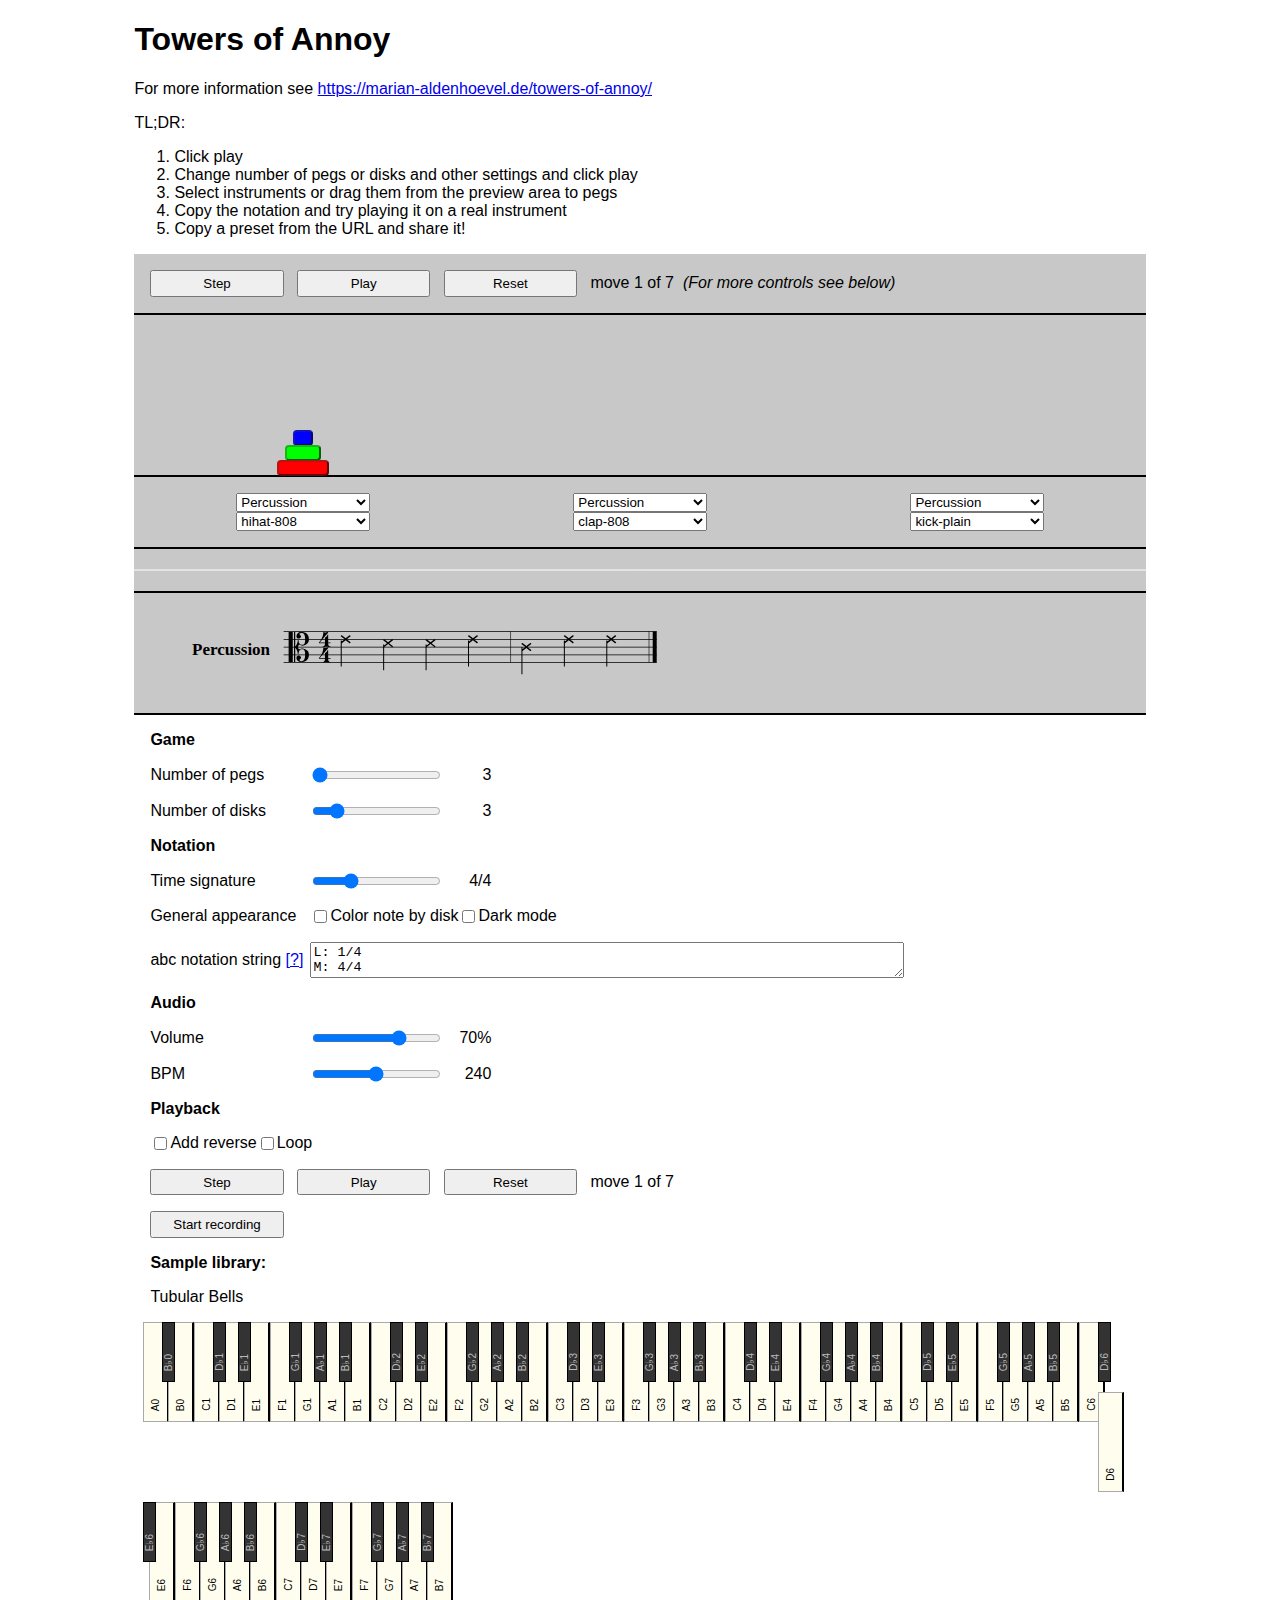
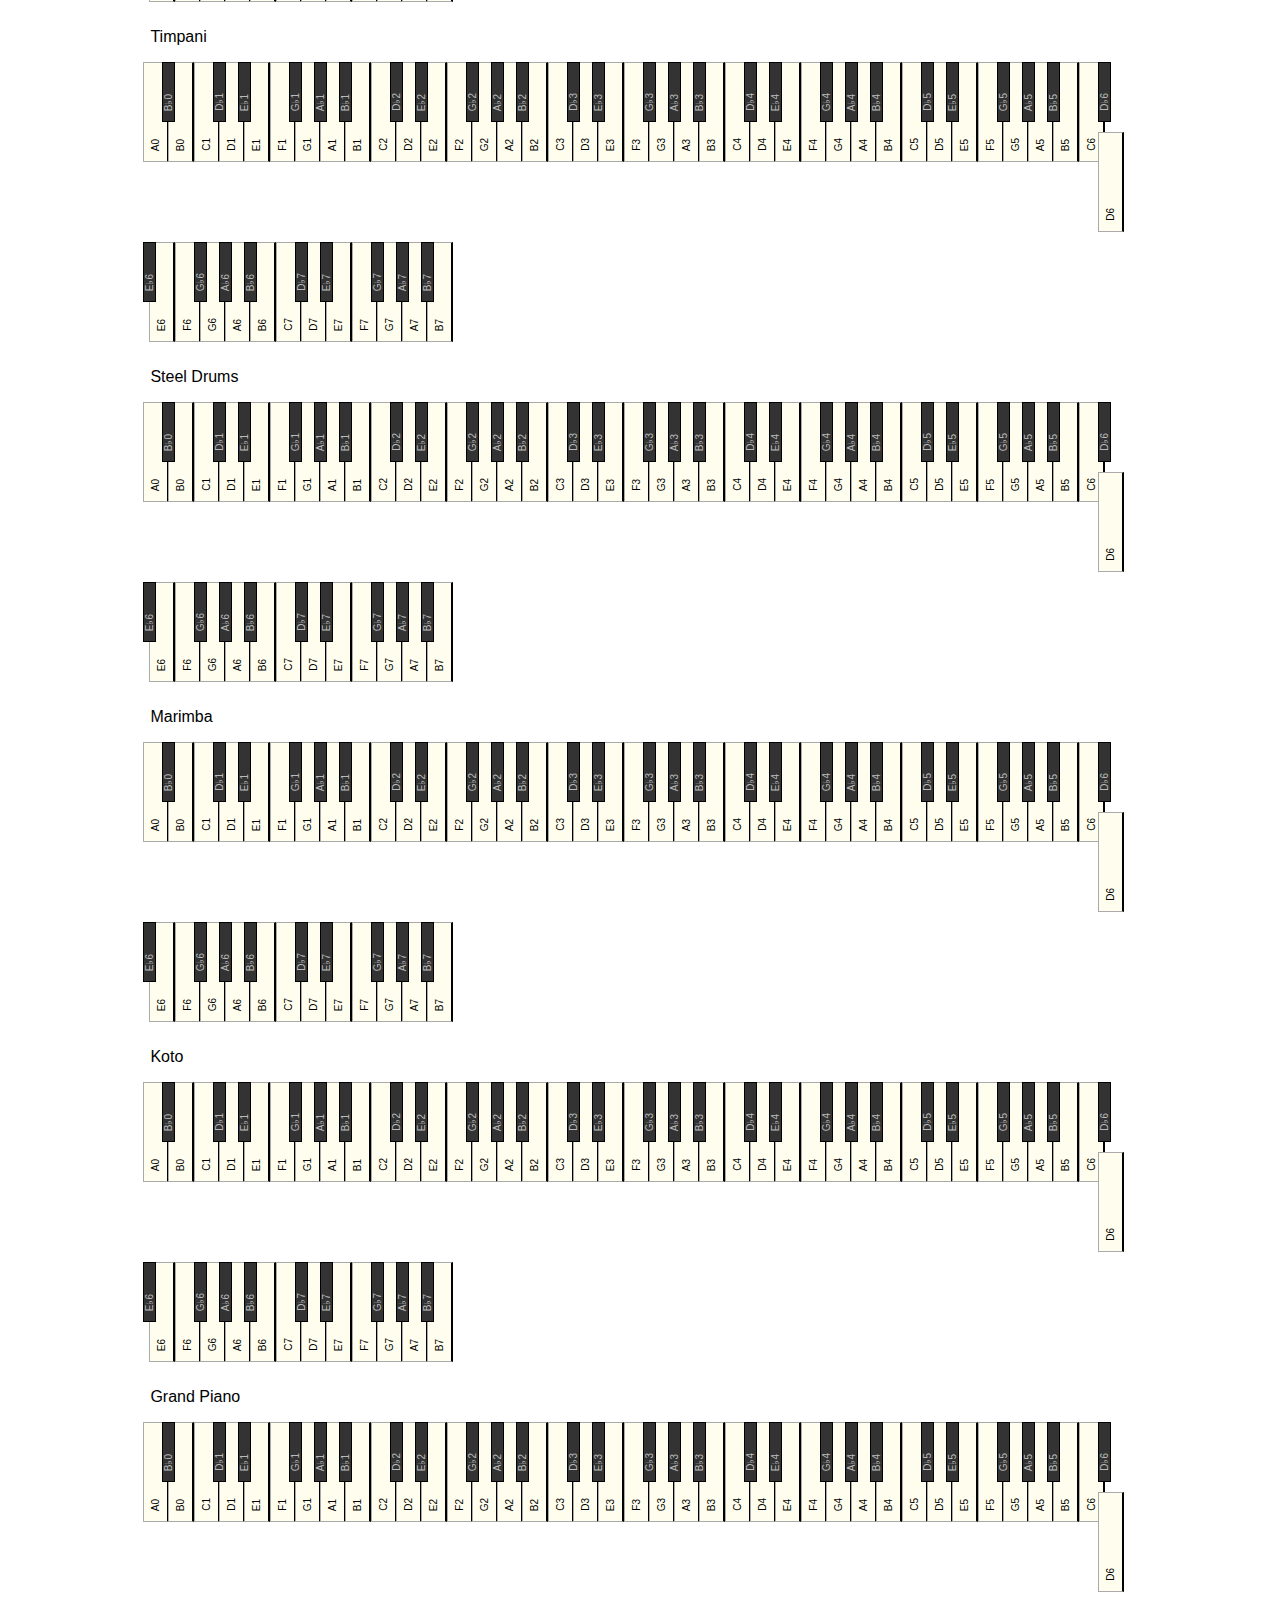
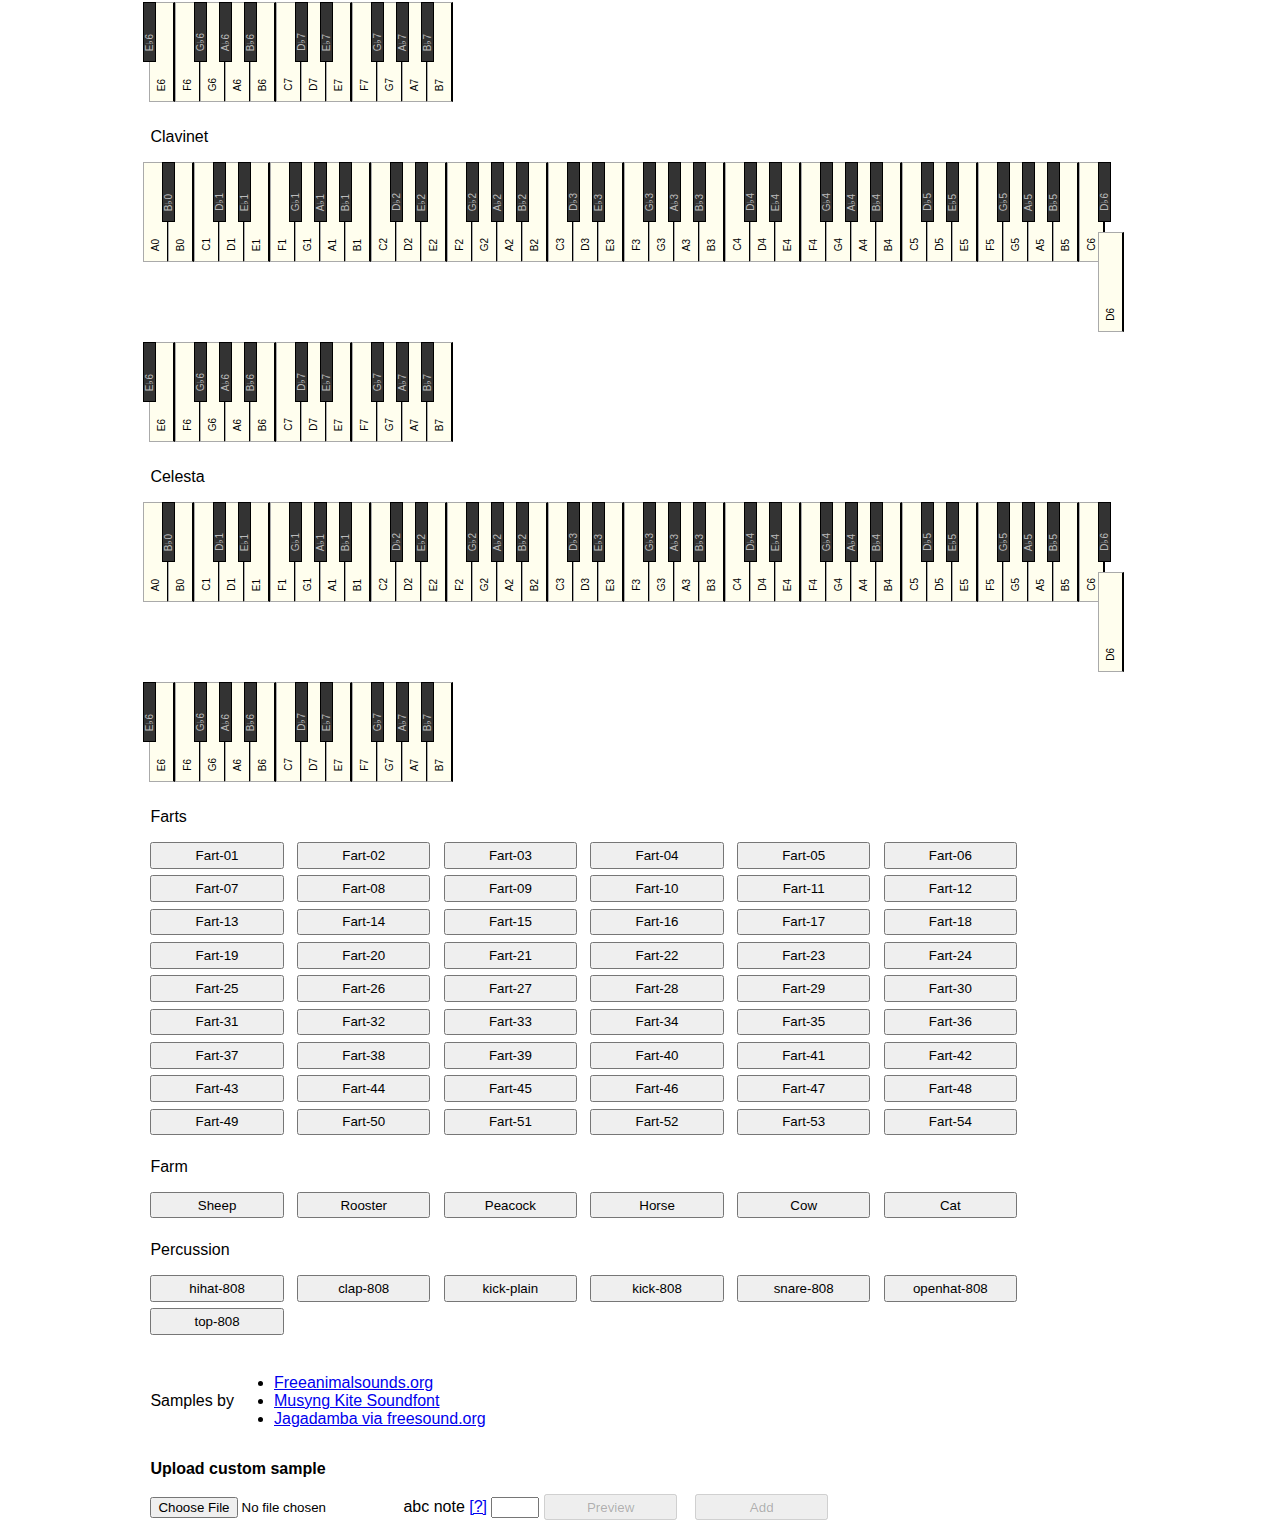
<file: index.html>
<!DOCTYPE html>
<html>
    <head>
        <meta charset="utf-8">
        <meta name="viewport" content="width=device-width, initial-scale=1.0, user-scalable=yes">
        <link rel="icon" href="/favicon.png" type="image/png">
        <title>Towers of Annoy</title>
        <script src="./jquery-3.6.0.min.js"></script>	
        <script src="./abcjs-basic-min.js" type="text/javascript"></script>
        <script src="./recorder.js"></script>
        <script src="./moment.js"></script>
        <link rel="stylesheet" href="style.css">
        <link rel="stylesheet" href="style-dark.css" id="style_darkmode" disabled="true">
    </head>
    <body>
        <div id='toa'>
            <h1>Towers of Annoy</h1>
            <p>For more information see <a href="https://marian-aldenhoevel.de/towers-of-annoy/">https://marian-aldenhoevel.de/towers-of-annoy/</a></p>
            <p>TL;DR:</p>
            <ol>
                <li>Click play</li>
                <li>Change number of pegs or disks and other settings and click play</li>
                <li>Select instruments or drag them from the preview area to pegs</li>
                <li>Copy the notation and try playing it on a real instrument</li>
                <li>Copy a preset from the URL and share it!</li>
            </ol>
            <div id="sticky">
                <div class="uirow board">
                    <button class="button_step" accesskey="s">Step</button>
                    <button class="button_play" accesskey="p">Play</button>
                    <button class="button_reset">Reset</button>
                    <label class="slidervalue label_moves" id="label_moves1"></label>
                    <label class="slidervalue" id="label_moves">&nbsp;&nbsp;<em>(For more controls see below)</em></label>
                </div>    
                <div id="board">                
                </div>
                <div id="board_base">                
                </div>
                <div id="analyser_container">
                    <canvas id="analyser"></canvas>
                </div>
            </div>
            <div id="abc"></div>
            <div id="controls">
                <div class="uirow sectiontitle">
                    <label class="fieldname">Game</label>
                </div>
                <div class="uirow">
                    <label class="fieldname">Number of pegs</label>
                    <input type="range" min="3" max="8" value="3" class="slider" id="slider_pegs">
                    <label class="slidervalue" id="label_pegs"></label>
                </div>
                <div class="uirow">
                    <label class="fieldname">Number of disks</label>
                    <input type="range" min="1" max="15" value="3" class="slider" id="slider_disks">
                    <label class="slidervalue" id="label_disks"></label>
                </div>
                <div class="uirow sectiontitle">
                    <label class="fieldname">Notation</label>
                </div>
                <div class="uirow">
                    <label class="fieldname">Time signature</label>
                    <input type="range" min="1" max="12" value="4" class="slider" id="slider_timesignature">
                    <label class="slidervalue" id="label_timesignature"></label>
                </div>             
                <div class="uirow">
                    <label class="fieldname">General appearance</label>
                    <input type="checkbox" id="checkbox_colornotes" name="colornotes" unchecked>Color note by disk</input>
                    <input type="checkbox" id="checkbox_darkmode" name="darkmode" unchecked>Dark mode</input>
                </div>
                <div class="uirow">
                    <label class="fieldname">abc notation string&nbsp;<a href="http://abcnotation.com/wiki/abc:standard:v2.1" target="_blank">[?]</a></label>
                    <textarea id="textarea_abc_string" readonly></textarea>
                </div>
                <div class="uirow sectiontitle">
                    <label class="fieldname">Audio</label>
                </div>
                <div class="uirow">
                    <label class="fieldname">Volume</label>
                    <input type="range" min="1" max="1000" value="700" class="slider" id="slider_volume">
                    <label class="slidervalue" id="label_volume"></label>
                </div>             
                <div class="uirow">
                    <label class="fieldname">BPM</label>
                    <input type="range" min="10" max="480" value="240" class="slider" id="slider_bpm">
                    <label class="slidervalue" id="label_bpm"></label>
                </div>             
                <div class="uirow sectiontitle">
                    <label class="fieldname">Playback</label>
                </div>
                <div class="uirow">
                    <input type="checkbox" id="checkbox_addreverse" name="addreverse" unchecked>Add reverse</input>
                    <input type="checkbox" id="checkbox_loop" name="loop" unchecked>Loop</input>
                </div>
                <div class="uirow">
                    <button class="button_step" accesskey="s">Step</button>
                    <button class="button_play" accesskey="p">Play</button>
                    <button class="button_reset">Reset</button>
                    <label class="slidervalue label_moves" id="label_moves2"></label>
                </div>
                <div class="uirow" id="div_record">
                    <button id="button_record" accesskey="s">Start Recording</button>                    
                </div>
                <div class="uirow sectiontitle" id="sample_library">
                    <label class="fieldname">Sample library:</label>
                </div>
                <div class="uirow attribution">
                    <p>Samples by</p>
                    <ul>
                        <li><a href="https://freeanimalsounds.org/farm-animals/">Freeanimalsounds.org</a></li>
                        <li><a href="https://www.kvraudio.com/forum/viewtopic.php?t=351893">Musyng Kite Soundfont</a></li>
                        <li><a href="https://freesound.org/people/Jagadamba/">Jagadamba via freesound.org</a></li>
                    </ul>
                </div>
                <div class="uirow sectiontitle">
                    <label class="fieldname">Upload custom sample</label>
                </div>
                <div class="uirow">
                    <input id="file_custom_sample" type="file" accept="audio/*"/>
                    <label>abc note&nbsp;<a href="http://abcnotation.com/wiki/abc:standard:v2.1#pitch" target="_blank">[?]</a>&nbsp;<input id="text_custom_sample_note" type="text" maxlength="4" style="width: 3em;"/>
                    <button id="button_custom_sample_library" disabled>Preview</button>
                    <button id="button_custom_sample_add" disabled>Add</button>
                </div>               
            </div>
        </div>
    </body>

<!-- Catalog of inbuilt available samples. Generated by code from folder contents -->
<script src="./sample_catalog.js"></script>
        
<script>

// A list of notes that can be used in abc notation 
var abc_notes = [
    'A,,',     'B,,',     'C,,',     'D,,',     'E,,',     'F,,',     'G,,',
    'A,',      'B,',      'C,',      'D,',      'E,',      'F,',      'G,',
    'A',       'B',       'C',       'D',       'E',       'F',       'G',
    'a',       'b',       'c',       'd',       'e',       'f',       'g',
    'a\'',     'b\'',     'c\'',     'd\'',     'e\'',     'f\'',     'g\'',
    'a\'\'',   'b\'\'',   'c\'\'',   'd\'\'',   'e\'\'',   'f\'\'',   'g\'\'',
    'a\'\'\'', 'b\'\'\'', 'c\'\'\'', 'd\'\'\'', 'e\'\'\'', 'f\'\'\'', 'g\'\'\'',
];

// Names for indices into the sample library arrays.
const SAMPLE_ID = 0;
const SAMPLE_URL = 1;
const SAMPLE_ABC_NOTE = 2;
const SAMPLE_BUFFER = 3;

// Name and ID fpr the Custom category of samples.
const INST_CUSTOM = 'Custom';

// What instrument and notes are selected? This is an array indexed by peg.
// Each entry holds an array of:
//   #0: instrument name
//   #1: samples-id unique for that instrument
var selected_samples = [];

// Some more variables holding settings made in the UI. For convenience. See update_ui().
var pegs;
var disks;
var bpm;
var timesignature;
var loop;
var addreverse;

// Audio-API objects.
var analyser_node;
var compressor_node;
var gain_node;
var fft_array;
var audio_context;

// Stuff for rendering the spectrum-analyser. 
var analyser_canvas;
var analyser_context;

// Recorder.js and a flag indicating wether we are recording at the moment.
var recorder;
var recording = false;

// Variables for the state of play.
var moves = [];
var current_move = 0;
var reached_end = false;
var note_play_count = 0;
var abc_note_index = 0;
var playing = false;
var reverse = false;
var play_move_timer;
var glow_deactivation_timer;
var reset_before_next_move = false;

// These hold data for custom samples being uploaded until they are added to the
// sample library.
var custom_sample_file = null;
var custom_sample_buffer = null;

// During drag-operations this holds information about the instrument/sample that is being dragged.
var sample_being_dragged = null;

// Limit on the notes that we are willing to render online as SVG. An arbitrary performance-cutoff.
const MAXABC = 1024;

// Are we currently updating the UI? A recursion-stopper.
var updating_ui;

function update_url() {
    // Create a linkeable URL to capture the current setup.
    
    // console.log('update_url()');
    
    var url = window.location.protocol + '//' + window.location.host + window.location.pathname;

    url += '?pe=' + pegs;
    url += '&di=' + disks;
    url += '&bpm=' + bpm;
    url += '&vo=' + $('#slider_volume').val();
    url += '&lo=' + (loop ? 1 : 0);
    url += '&ar=' + (addreverse ? 1 : 0);
    url += '&ts=' + timesignature;
    url += '&cn=' + ($('#checkbox_colornotes').prop('checked') ? 1 : 0);
    url += '&dm=' + ($('#checkbox_darkmode').prop('checked') ? 1 : 0);

    for(var peg = 0; peg < Math.min(selected_samples.length, pegs); peg++) {
        if (selected_samples[peg][0] && selected_samples[peg][1]) {
            url += '&in' + peg + '=' + selected_samples[peg][0]; 
            url += '&sa' + peg + '=' + selected_samples[peg][1];
        }
    }

    history.replaceState(null, '', url);
}

function parse_url() {
    // Parse the query-string to recreate a saved setup from an URL.

    // console.log('parse_url()');
    
    var vars = {}
    if (window.location.href.indexOf('?') != -1) { 
        var hashes = window.location.href.slice(window.location.href.indexOf('?') + 1).split('&');
        for (var i = 0; i < hashes.length; i++)
        {
            var hash = hashes[i].split('=');
            vars[hash[0]] = decodeURI(hash[1]);
        }
    }

    function set_slider(id, varname) {
        if (vars[varname]) {
            var v  = parseInt(vars[varname]);
            if (v && (!isNaN(v)) && (v >= $(id).prop('min')) && (v <= $(id).prop('max'))) {
                $(id).val(v);
            }
        }
    }

    function set_checkbox(id, varname) {
        if (vars[varname]) {
            $(id).prop('checked', (1 == vars[varname]))
        }
    }

    set_slider('#slider_pegs',           'pe');
    set_slider('#slider_disks',          'di');
    set_slider('#slider_bpm',            'bpm');
    set_slider('#slider_volume',         'vo');
    set_checkbox('#checkbox_loop',       'lo');
    set_checkbox('#checkbox_addreverse', 'ar');    
    set_slider('#slider_timesignature',  'ts');
    set_checkbox('#checkbox_colornotes', 'cn');
    set_checkbox('#checkbox_darkmode',   'dm');

    // Overwrite selected instrument for all pegs we possibly support as indicated
    // by the max property on the pegs slider.
    for (var peg = 0; peg < $('#slider_pegs').prop('max'); peg++) {
        var instrument = vars['in' + peg];
        var sample_id = vars['sa' + peg];

        var sample_id_valid = false;

        if (instrument && sample_catalog.has(instrument)) {
            var sample_id_valid = (sample_id == 'silence');
            var samples = sample_catalog.get(instrument);
            
            for (var sample_index = 0; sample_index < samples.length; sample_index++) {
                if (sample_id == samples[sample_index][SAMPLE_ID]) {
                    sample_id_valid = true;
                    break;
                }
            }
        }
            
        if (sample_id_valid) {
            // Make room in the selected samples array by filling with silence.
            while (peg >= selected_samples.length) {
                selected_samples.push(['silence', 'silence']);
            }

            // And store.
            selected_samples[peg][0] = instrument;
            selected_samples[peg][1] = sample_id;
        }
    }
    
}

function update_ui(e) {
    // Update various globals based on settings on the UI. Also reflect
    // state back to UI.
    
    // don't recurse here if we internally update UI controls.
    if (updating_ui) { 
        return;
    };
    updating_ui = true;

    // console.log('update_ui()');

    var v;
    
    pegs = parseInt($('#slider_pegs').val());
    $('#label_pegs').text(pegs);

    disks = parseInt($('#slider_disks').val());
    $('#label_disks').text(disks);

    v = parseInt($('#slider_volume').val())/1000;
    $('#label_volume').text(Math.floor(v*100) + "%");
    if (gain_node) {
        gain_node.gain.value = Math.pow(v, 2);
    }

    bpm = parseInt($('#slider_bpm').val());
    $('#label_bpm').text(bpm);
    
    loop = ($('#checkbox_loop').prop('checked'));
    addreverse = ($('#checkbox_addreverse').prop('checked'));
    
    $('#style_darkmode').prop('disabled', !$('#checkbox_darkmode').prop('checked'));
    
    timesignature = parseInt($('#slider_timesignature').val());
    $('#label_timesignature').text(timesignature + '/4');
    
    // Stop playback if anything relevant has changed.
    if (e && (false
        || (e.target.id=='slider_pegs') 
        || (e.target.id=='slider_disks') 
    )) {
        reset();
    } 

    // Rerender notation
    if (e && (false
        || (e.target.id=='slider_pegs') 
        || (e.target.id=='slider_disks')
        || (e.target.id=='checkbox_loop')
        || (e.target.id=='checkbox_addreverse')
        || (e.target.id=='checkbox_colornotes')
        || (e.target.id=='slider_timesignature')
    )) {
        abc_render();
    } 
    
    $('#button_custom_sample_library').prop('disabled', !(custom_sample_buffer));
    $('#button_custom_sample_add').prop('disabled', !(custom_sample_buffer));

    if (recording) {
        $('#button_record').html('Stop recording');
    } else {
        $('#button_record').html('Start recording');
    }

    // Disable note selects if "instrument" silence is selected.
    for(var peg = 0; peg < pegs; peg++) {
        $('#sample' + peg).prop('disabled', ($('#instrument' + peg).val() == 'silence'));
    }

    updating_ui = false;

    update_url();
}

function load_sample(instrument, note_index, callback) {
    // Load buffer for a sample asynchronously. Trigger callback when done.

    // console.log('load_sample(\'' + instrument + '\', ' + note_index + ')');

    var request = new XMLHttpRequest();
    request.open('GET', 'samples/' + sample_catalog.get(instrument)[note_index][SAMPLE_URL], true);
    request.responseType = 'arraybuffer';

    var loader = this;

    request.onload = function() {
        // Asynchronously decode the audio file data in request.response
        audio_context.decodeAudioData(
            request.response,
            function(buffer) {
                if (!buffer) {
                    console.error('Error decoding file data: ' + url);
                    return;
                }
                sample_catalog.get(instrument)[note_index].push(buffer);
                callback();
            },
            function(error) {
                console.error('Error in decodeAudioData()');
            }
        );
    }

    request.onerror = function() {
        console.error('Error in BufferLoader-XHR');
    }

    request.send();
}

// Buffer loader basics taken from http://www.html5rocks.com/en/tutorials/webaudio/intro/js/buffer-loader.js
// Load each instrument, decode the audio and put it into the slot in the instruments array. Fire a callback
// when all samples are loaded.
function BufferLoader(callback) {
    this.onload = callback;
}

BufferLoader.prototype.loaded_one = function() {
    
    var loader = this;
    
    loader.load_count--;
    if (loader.load_count == 0) {
        loader.onload();
    }
}

BufferLoader.prototype.load_all = function() {
    
    var loader = this;

    loader.load_count = pegs;

    // Preload all instruments that we are currently using.
    for (var peg = 0 ; peg<pegs ; peg++) {
        var instrument = $('#instrument' + peg).val();
        var sample_id = $('#sample' + peg).val();

        if ((instrument != 'silence') && (sample_id != 'silence')) {
            var samples = sample_catalog.get(instrument);
            for (var sample_index = 0; sample_index < samples.length; sample_index++) {
                if (samples[sample_index][SAMPLE_ID] == sample_id) {
                    if (!samples[sample_index][SAMPLE_BUFFER]) {
                        load_sample(instrument, sample_index, function() {
                            loader.loaded_one();
                        })
                    } else {
                        // Already loaded for this peg.
                        loader.loaded_one();
                    }
                }
            } // of loop to find sample_index
        } else {
            // No instrument here, no need to load for this peg.
            loader.loaded_one();
        }
    }
}

// Calculate the moves for a given game of the Towers of Hanoi specified
// by the number of pegs and disks. Moves are pushed onto the moves-array 
// in format [source, target, disk] for later iterative consumption.
function hanoi(pegs, disks) {
    console.log('hanoi(' + pegs + ',' + disks + ')');

    // Board-representation for debugging.
    var board = [];

    // Represent the board as a string for logging/debugging. 
    function boardtostr() {

        var boardstr = '';

        for(var peg = 0 ; peg<pegs ; peg++) {
            boardstr += '#' + peg + ':['; 
            boardstr += board[peg].join(', ') + '] ';            
        }
        
        return boardstr;
    }

    // Process a move from source to target. This updates the internal board representation
    // for logging and debugging. Also push the move to the global moves-array.
    function move(source, target) {    
        var disk = board[source].pop();
        board[target].push(disk);
    
        moves.push([source, target, disk]);
        // console.log('#' + moves.length + ': Disk ' + disk + ' + from #' + source + ' to #' + target + '  -  ' + boardtostr());
    }   

    // Main bit: Implements the Frame-Stewart-algorithm.
    function solve(level, disks, source, dest, intermediates) {

        // console.log(level + 'solve(' + disks + ', ' + source + ', ' + dest + ', [' + intermediates.join(',') + '])');

        if (disks == 1) {
            move(source, dest);
        } else {
            var p;

            // Copy intermediates for recursion:
            intermediates = intermediates.slice();

            // Pick a number of disks to move.
            if (intermediates.length >= 2) {
                p = Math.floor(disks/2);
            } else {
                p = disks - 1;
            }

            // Move top p disks from source to one intermediate
            var intermediate = intermediates.pop();
            intermediates.push(dest);
            solve(level + '   ', p, source, intermediate, intermediates);

            // Move the rest of the disks from source to dest
            intermediates.pop();
            solve(level + '   ', disks - p, source, dest, intermediates);

            // Move p disks from chosen intermediate to the final peg
            intermediates.push(source);
            solve(level + '   ', p, intermediate, dest, intermediates);
        }
    }

    // Reset moves array.
    moves = []
    current_move = 0;
    reverse = false;

    // Build initial board representation: Array of pegs each with an array 
    // of disk-numbers on them.
    for(var peg = 0 ; peg<pegs ; peg++) {
        board.push([]);
    }

    // Put all the disks on the first peg.
    for(var disksize = disks ; disksize>0 ; disksize--) {
        board[0].push(disksize);
    }

    // Create an array of all the available intermediate pegs.
    var available_intermediates = [];
    for(var peg = 1 ; peg<pegs-1 ; peg++) {
        available_intermediates.push(peg);
    }

    // console.log('Start: ' + boardtostr());

    solve('', disks, /* source */ 0, /* target */ pegs-1, available_intermediates);
    
    console.log('solved in ' + moves.length + ' moves');
}

function get_disk_color(disk, saturation, lightness) {
    // Map the disk 0..disks-1 to a HSL hue between min_hue and max_hue to
    // give a nice rainbow.

    var min_hue = 240
    var max_hue = 0;
    
    var hue;
    if (disks == 1) {
        hue = min_hue;
    } else {
        hue = (disk - 1) / (disks - 1) * (max_hue - min_hue) + min_hue;
    }

    var colString = 'hsl(' + hue + ',' + saturation + ',' + lightness + ')';
    
    return colString;
}

function create_pegs() {
    // Create DOM elements for the pegs and sample-selection.
    
    // console.log('create_pegs()');
    
    $('#board').empty();
    $('#board_base').empty();
    
    // For each peg
    for (var peg = 0; peg<pegs ; peg++) {
        
        // Peg-DIV on the board
        $('#board').append('<div class="peg" id="peg' + peg + '"></div>');

        // Peg-DIV for sample-selection. Holds a <select> each for instrument and note.
        $('#board_base').append(
            '<div class="peg_base dropzone" id="peg_base' + peg + '">' +
                '<select class="instrument_select glower" id="instrument' + peg + '"></select>' + 
                '<select class="sample_select glower" id="sample' + peg + '"></select>' + 
            '</div>'
        );
        
        $('#instrument' + peg).append('<option class="silence" value="silence">Silence</option>');
        
        // Add instruments.
        for (var instrument of sample_catalog.keys()) {
            $('#instrument' + peg).append('<option value="' + instrument + '">' + instrument + '</option>');
        }
        
        // Re-select previously selected sample for this peg.
        select_sample(peg);

        // Set up drop target events.
        $('.dropzone').on('dragover', sample_dragover);
        $('.dropzone').on('dragleave', sample_dragleave);
        $('.dropzone').on('drop', sample_drop);
        
        // Wire events to react on instrument and sample changes.
        $('#instrument' + peg).on("change", instrument_changed);
        $('#sample' + peg).on("change", sample_changed);
    }
}    

function create_disks() {
    // Create all required disks as DIV on peg #0
    for(var disk = 1 ; disk<=disks ; disk++) {
        $('#peg0').append('<div class="disk" id="disk' + disk + '"><div class="disk_body"></div></div>');
        $('#disk' + disk + ' .disk_body')
            .width(disk + 'em')
            .css('background-color',    get_disk_color(disk, '100%', '50%')) 
            .css('border-top-color',    get_disk_color(disk,  '80%', '40%'))
            .css('border-right-color',  get_disk_color(disk,  '80%', '20%'))            
            .css('border-bottom-color', get_disk_color(disk,  '80%', '20%'))
            .css('border-left-color',   get_disk_color(disk,  '80%', '40%')); 
    }

    // Resize board vertically to hold all disks and some space.
    $('#board').css('height', (3+disks) + 'em');
}

function update_moves_label() {
    // Update the current moves label in all places.
    $('.label_moves').text('move ' + (current_move+1) +' of ' + moves.length);
}

function remove_all_glow() {
    // Remove the glow-animation for currently playing stuff from
    // all places.

    $('.instrument_select').removeClass('glower_active');
    $('.sample_select').removeClass('glower_active');
    $('.button_sample_library').removeClass('glower_active');
    $('.abcjs-note').removeClass('current_note');
    $('.abcjs-rest').removeClass('current_note');
    
    // Deschedule a timed de-glow if there is one.
    if (glow_deactivation_timer) {
        clearTimeout(glow_deactivation_timer);
        glow_deactivation_timer = 0;
    }
}
    
function play_sample(instrument, sample_id) {
    // Play a sample identified by instrument and sample_id. May need to load
    // the sample from the server first. In which case we call ourselves back
    // when the XHR-request is complete.

    // console.log('play_sample(\'' + instrument + '\', \'' + sample_id + '\')');

    if (instrument && (instrument != 'silence') && (sample_id != 'silence')) {
        var samples = sample_catalog.get(instrument);
        for (var sample_index = 0; sample_index < samples.length; sample_index++) {
            if (samples[sample_index][SAMPLE_ID] == sample_id) {
                
                if (!samples[sample_index][SAMPLE_BUFFER]) {
                    // Sample not yet loaded. Do that now asynchronously and play as
                    // soon as we have it.
                    // console.log('Async load sample, play deferred.');
                    load_sample(instrument, sample_index, function() { 
                        play_sample(instrument, sample_id)
                    })
                } else {
                    // Sample already loaded. Play it.
                    var source = audio_context.createBufferSource();
                    source.buffer = samples[sample_index][SAMPLE_BUFFER];
                    source.connect(gain_node);
                    source.start();
                }

                break;
            }
        }
    }
}

function update_note_options(peg) {
    // Make sure the sample select <options> match the instrument 
    // selected on the peg.

    // console.log('update_note_options(' + peg + ')');

    $('#sample' + peg).empty();
    $('#sample' + peg).append('<option class="silence" selected value="silence"></option>');
    
    // Add all notes for the currently selected instrument.
    var notes = sample_catalog.get(selected_samples[peg][0]);
    if (notes) {
        for (var note_index = 0 ; note_index < notes.length; note_index++)  {
            $('#sample' + peg).append(
                '<option value="' + notes[note_index][SAMPLE_ID] + '" ' + 
                ((notes[note_index][SAMPLE_ID] == selected_samples[peg][1]) ? ' selected' : '') + 
                '>' + notes[note_index][SAMPLE_ID] + 
                '</option>'
            );
        }
    }        

    $('#sample' + peg).val();
}

function select_sample(peg) {
    // Make the visual selection on the UI reflect the selection in the 
    // selected_samples array.

    // Update note <options> if required.
    if ($('#instrument' + peg).val() != selected_samples[peg][0]) {            
        update_note_options(peg);
    }

    // Select instrument and note.
    $('#instrument' + peg).val(selected_samples[peg][0]);
    $('#sample' + peg).val(selected_samples[peg][1]);
}

function instrument_or_sample_changed(peg) {
    // A new sample has been selected by the user. Either through the instrument
    // or the sample_id. Play the new sample once and re-render the notation.
    var instrument = $('#instrument' + peg).val();
    var sample_id = $('#sample' + peg).val();

    play_sample(instrument, sample_id);
    abc_render();
}

function instrument_changed(e) {
    // The instrument selection on a peg has been changed by the user.
    
    if (updating_ui) {
        return;
    }

    // For wich peg are we called? Extract from the control id.
    var peg = e.target.id.substring('instrument'.length);

    // Update the selected sample instrument to the new value.
    selected_samples[peg][0] = $('#instrument' + peg).val();
    update_note_options(peg);

    // Try to select the same note for the new instrument. This will
    // fail if the new instrument does not support the note, update_note_options()
    // will have defaulted to silence. So read back the value in case we need
    // to mute.
    $('#sample' + peg).val(selected_samples[peg][1]);
    selected_samples[peg][1] = $('#sample' + peg).val();

    instrument_or_sample_changed(peg);

    update_ui(e);
}

function sample_changed(e) {
    // Sample selection on a peg has been changed by the user.
    
    if (updating_ui) {
        return;
    }
    
    // For wich peg are we called? Extract from the control id.
    var peg = e.target.id.substring('sample'.length);

    // Update the selected sample note to the new value.
    selected_samples[peg][1] = $('#sample' + peg).val();

    instrument_or_sample_changed(peg)

    update_ui(e);
}

function parent_with_id(el) {
    // Returns el or the first parent up that has an ID attribute 
    var result = el;
    
    while (result && !result.id) {
        result = result.parentNode; 
    }

    return result;
}

function play_from_sample_library(e) {
    // Play a sample from a key or button from the sample-libary.

    var t = parent_with_id(e.target); 
    // console.log('play_from_sample_library("' + t.id + '")');
    
    var instrument = $(t).data('instrument');
    var sample_id = $(t).data('sample-id');

    play_sample(instrument, sample_id);
}

function abc_render() {
    // Create the abc-string for the current solution. Including reversal and looping. If still
    // within reason, render it as SVG.

    $('#abc').empty();
    $('#textarea_abc_string').empty();

    // Create one voice per used instrument
    var voices = new Map();
    for(var peg = 0; peg < pegs; peg++) {
        var instrument = selected_samples[peg][0];
        if (instrument != 'silence') {
            voices.set(instrument, 'V: ' + instrument + ' name="' + instrument + '" style=' + ((instrument=='Percussion') ? 'x' : 'normal') + ' clef=alto\n' + (loop ? '[|: ' : '')); 
        }
    }

    var abc_string =
        'L: 1/4\n' + 
        'M: ' + timesignature  + '/4\n' +
        'K: C\n';
        
    notecount = 0;
    var disksequence = [];
    
    // Find the notes per peg.
    var pegnotes = []
    for(var peg = 0; peg<pegs; peg++) {
        var instrument = selected_samples[peg][0];
        var sampleid = selected_samples[peg][1];
        var note = 'x';
        if (instrument && (instrument != 'silence') && (sampleid != 'silence'))  {
            // find the sample by id
            var samples = sample_catalog.get(instrument);
            for(var sample_index = 0; sample_index < samples.length; sample_index++) {
                if (samples[sample_index][SAMPLE_ID] == sampleid) {
                    note = samples[sample_index][SAMPLE_ABC_NOTE];
                    break; 
                }
            }
        }
        pegnotes.push(note);
    }

    function add_move(peg, disk) {
        // Record sequence of disks so we can color notes respectively. 
        disksequence.push(moves[noteindex][2]);
        
        // Add note or rest depending on the instrument selected.
        var instrument = selected_samples[peg][0];
        var note = pegnotes[peg];
                
        // Add the note to the correct voice and a placeholder to all others.
        for (var v of voices.keys()) {
            var voice_str = voices.get(v);
            if (v == instrument) {
                voice_str += note;
            } else {
                voice_str += 'x';
            }
            voice_str += ' ';
            voices.set(v, voice_str);
        } 
        
        notecount++;

        // Add bar line if we have finished a bar AND are not done with the whole piece.
        if ((noteindex > 0) && (notecount % timesignature) == 0) {
            for (var v of voices.keys()) {
                var voice_str = voices.get(v);
                voice_str += '|';
                voices.set(v, voice_str);
            }
        }
    }

    // Add moves going forward-
    for(var noteindex = 0 ; noteindex < moves.length; noteindex++) {
        add_move(moves[noteindex][1], moves[noteindex][2]);
    }

    // If required add moves goinf backwards.
    if (addreverse) {
        for(var noteindex = moves.length-1 ; noteindex >= 0; noteindex--) {
            add_move(moves[noteindex][0], moves[noteindex][2]);
        }
    }

    // Add final bar line.
    if (loop) {
        for (var v of voices.keys()) {
            var voice_str = voices.get(v);
            voice_str += ':';
            voices.set(v, voice_str);
        }
    }

    for (var v of voices.keys()) {
        var voice_str = voices.get(v);
        voice_str += '|]';
        voices.set(v, voice_str);
    }

    // Finally add all voice string to abc_string
    for (var v of voices.keys()) {
        abc_string += voices.get(v) + '\n';
    }

    // Only render for a certain maximum of moves/notes for performance and common sense.
    var notecount = moves.length * (loop ? 2 : 1);
    if (notecount > MAXABC) {
        $('#abc').html('Too long to score').css('height', '');
    } else {
        ABCJS.renderAbc("abc", abc_string, {
            add_classes: true,
            wrap: {
                minSpacing: 1,
                maxSpacing: 1,
                preferredMeasuresPerLine: 12
            },
            staffwidth: $('#abc').width()*0.9
        });

        // Color notes by disk
        if ($('#checkbox_colornotes').prop('checked')) {
            for (noteindex = 0; noteindex < disksequence.length; noteindex++) {
                var disk = disksequence[noteindex];
                var color = get_disk_color(disk, '100%', '50%');             
                var measure = Math.floor(noteindex / timesignature);
                var note = noteindex % timesignature; 

                $('.abcjs-mm' + measure + '.abcjs-n' + note).css('fill', color);
            }
        }
    };

    // Show notation string for copy/paste.
    $('#textarea_abc_string').val(abc_string);
}

function set_playing(val) {
    // Update the playing-flag and the text on the play/stop-Button
    playing = val;
    $('.button_play').text(playing ? 'Stop' : 'Play');
}

function play_move() {
    // Auto-play a single precalculated move and find out what the next
    // move will be.

    var source = moves[current_move][0];
    var target = moves[current_move][1];
    
    update_moves_label();
    
    if (reverse) {
        // Swap source and target.
        var tmp = source;
        source = target;
        target = tmp;
    }

    // console.log('play_move(' + current_move + ') from #' + source + ' to #' + target);

    // If we looped in the last step we now need to instantly put back all
    // disks on peg #0.
    if (reset_before_next_move) {
        $('.disk').remove();
        create_disks();
        reset_before_next_move = false;
    }

    // Make visual move:
    // Get the top disk from the source peg.
    var disk = $('#peg' + source + ' div.disk').first();
    // And drop it onto the target peg.
    $('#peg' + target).prepend(disk);

    // Playback of selected instrument.
    remove_all_glow();

    // Show glow on the peg-base where the <select>s are.
    $('#instrument' + target).addClass('glower_active');
    $('#sample' + target).addClass('glower_active');

    // Show glow on the keyboards in the sample library.
    $('[data-instrument="' + selected_samples[target][0] + '"][data-sample-id="' + selected_samples[target][1] + '"]').addClass('glower_active');  

    if (glow_deactivation_timer) {
        clearTimeout(glow_deactivation_timer);
    }
    glow_deactivation_timer = setTimeout(remove_all_glow, 1000);

    // Play sound.
    play_sample(selected_samples[target][0], selected_samples[target][1]);
    
    // Highlight current notation or rest in the abc notation.
    var abcmeasure = Math.floor(abc_note_index / timesignature);
    var abcnote = abc_note_index % timesignature; 

    $('.abcjs-note').removeClass('current_note');
    $('.abcjs-rest').removeClass('current_note');
    $('.abcjs-mm' + abcmeasure + '.abcjs-n' + abcnote).addClass('current_note');

    // Overall notes played. This only resets on a new start.
    note_play_count++;
    
    // What note within the abc-notation is played next? This only resets after a full loop.
    abc_note_index++;

    // Figure out next move to play. This is complicated by the loop- and addreverse-options.
    if (!reverse) {
        // Playing forward.
        current_move = current_move + 1;
        if (current_move == moves.length) {
            // Reached the end. Do we want to play in reverse next?
            if (addreverse) {
                // Yes. Set reverse flag and adjust current_move.
                reverse = true;
                current_move = moves.length-1;
            } else {
                // No. Don't reverse.
                current_move = 0;
                abc_note_index = 0;
                reset_before_next_move = true;
            
                // Loop?
                if (!loop) {
                    // No. Stop. But we are ready to restart on the next click on play.
                    reached_end = true;
                    set_playing(false);
                    
                    if (recording) {
                        record_toggle();
                    }
                } 
            }
        }
    } else {
        // Playing in reverse.
        current_move = (current_move-1);
        if (current_move == -1) {
            // Back at the start. Are we looping?           
            reverse = false;
            current_move = 0;
            abc_note_index = 0;

            if (!loop) {
                // Not looping. Stop. But we are ready to start playing again.
                reached_end = true;
                set_playing(false);
                
                if (recording) {
                    record_toggle();
                }
            }
        }
    } 
    
    // Still playing? Schedule next move.
    if (playing) {
        play_move_timer = setTimeout(play_move, (60/bpm*1000));
    } else {
        play_move_timer = null;
    }
}

function step() {
    // Play a single move.

    // console.log('step()');

    // When single-stepping avoid inadvertent looping if not selected.
    if (!reached_end) {
        if (play_move_timer) {
            clearTimeout(play_move_timer);
            play_move_timer = null;
        }
        set_playing(false);

        play_move();

        $('.button_step').prop('disabled', reached_end);
    }
}

function play() {
    // console.log('play()');

    reached_end = false;
    $('.button_step').prop('disabled', false);

    if (playing) {
        // Pause
        if (play_move_timer) {
            clearTimeout(play_move_timer);
            play_move_timer = null;
        }
        set_playing(false);
    } else {
        // Play
        set_playing(true);
        if (!play_move_timer) {
            play_move();
        }
    }
}

function reset() {
    // console.log('reset()');
                
    if (play_move_timer) {
        clearTimeout(play_move_timer);
        play_move_timer = null;
    }
    set_playing(false);
    
    init_board();
}

function init_board() {
    // console.log('init_board()');
    
    hanoi(pegs, disks);
    update_moves_label();

    // Update Screen to initial conditions
    
    // Clear all pegs and disks. Also re-selects all the samples.
    create_pegs();
    create_disks();

    current_move = 0;
    note_play_count = 0;
    abc_note_index = 0;

    reached_end = false;
    $('.button_step').prop('disabled', false);

    abc_render();
}

function custom_sample_load(e) {
    // User has selected a file to upload as custom sample. Load and decode asynchronously
    // and when finished play it once.

    // console.log('custom_sample_load()');

    custom_sample_file = e.target.files[0];
    custom_sample_file.arrayBuffer().then(function(arrayBuffer) {
        audio_context.decodeAudioData(arrayBuffer).then(function(audioBuffer) {
            custom_sample_buffer = audioBuffer;
            update_ui();
            custom_sample_play();
        })
    });
};

function custom_sample_play() {
    // console.log('custom_sample_play()');

    var source = audio_context.createBufferSource();
    source.buffer = custom_sample_buffer;
    source.connect(gain_node);
    source.start();
}

function custom_sample_add() {
    // Add a preloaded custom sample to the sample library.

    // console.log('custom_sample_add()');
    
    if (!sample_catalog.has(INST_CUSTOM)) {
        sample_catalog.set(INST_CUSTOM, []);
        $('#sample_library').after('<div class="uirow" id="sample_library_custom"><label class="fieldname">Custom</label></div>');
    }

    var samples = sample_catalog.get(INST_CUSTOM);
    var sample_id = custom_sample_file.name;

    var abcnote = $('#text_custom_sample_note').val();
    // No abc-note specified. Pick one that has not been used for custom samples.
    if (!abcnote) {
        abcnote = abc_notes[samples.length];
    }

    // Chop off file extension
    var p = sample_id.lastIndexOf('.');
    if (p != -1) {
        sample_id = sample_id.substr(0, p);
    }

    // Check wether the sample already exists (by file name). If so update in the library,
    // the user may have different files uploaded under the same name. Or changed other
    // settings like the ABC note associated.
    var newsample = true;
    for (var sample_index = 0; sample_index < samples.length; sample_index++) {
        if (samples[sample_index][SAMPLE_ID] == sample_id) {
            // Sample exists. Update information.
            samples[sample_index][SAMPLE_ABC_NOTE] = abcnote;
            samples[sample_index][SAMPLE_BUFFER] = custom_sample_buffer;
        } 
    }

    if (newsample) {
        // New sample. Append to list and update controls.
        samples.push([sample_id, custom_sample_file.name, abcnote, custom_sample_buffer]);
    
        var btnid = 'Custom-' + sample_id.replace(/\./g,'_');
        $('#sample_library_custom').append('<button class="button_sample_library glower" id="' + btnid + '" data-instrument="Custom" data-sample-id="' + sample_id + '">' + samples[sample_index][SAMPLE_URL] + '</button>');                    
        
        $('#' + btnid)
            .click(play_from_sample_library)
            .prop('draggable', 'true')
            .on('dragstart', sample_dragstart)
            .on('dragend', sample_dragend);
   
        for (var peg = 0 ; peg<pegs ; peg++) {
            $('#instrument' + peg).append('<option value="' + INST_CUSTOM + '">' + INST_CUSTOM + '</option>');
            update_note_options(peg);
        }
    }

    // Clear temporary data and file upload field.
    custom_sample_file = null;
    custom_sample_buffer = null;
    $('#file_custom_sample').val('');
    
    update_ui();
}

function record_toggle() {
    // Start or stop recording. See record.js.

    // console.log('record_toggle()');

    if (!recording) {
        // Start recording
        $('#audio_record_playback').remove();
        $('#button_record_download').remove();
        $('#div_record').append('<label id="label_record">Recording audio...</label>');
        
        // console.log('Now recording');
        recorder.record();
        recording = true;

        update_ui();
    } else {
        // Stop recording.
        $('#label_record').remove();

        recorder.stop();
        recorder.exportWAV(function(blob) {
            var url = URL.createObjectURL(blob);
            var name = 'Towers_of_Annoy_' + moment().format('YYYY-MM-DD-hh-mm-ss') + '.wav';

            // Load recorded data into a new <audio>-element for instant playback. Also add a download link.
            $('#div_record').append('<audio id="audio_record_playback" controls="true" src="' + url + '"></audio><a href="' + url + '" download="' + name +'"><button id="button_record_download">Download</button></a>');

            // Prepare recorder for new recording.
            recorder.clear();
            recording = false;
            
            update_ui();
        });
        
    }
}

function analyser_draw() {
    // Fetch the frequency-domain data from the analysernode and render a pretty graph.
    
    analyser_node.getByteFrequencyData(fft_array);
    
    var w = $('#analyser').width();
    var h = $('#analyser').height();

    analyser_context.canvas.width  = w;
    analyser_context.canvas.height = h;

    analyser_context.fillStyle = 'rgb(200, 200, 200)';
    analyser_context.fillRect(0, 0, w, h);
    
    // Center/Zero line.
    analyser_context.lineWidth = 1;
    analyser_context.strokeStyle = "white";
    analyser_context.beginPath();
    analyser_context.moveTo(0, h/2);
    analyser_context.lineTo(w, h/2);
    analyser_context.stroke(); 

    var dx = Math.min(15, w / fft_array.length);
    var m = dx/10;
    var x = (w - (dx * fft_array.length)) / 2;
    
    // Bar graph
    analyser_context.fillStyle = 'rgb(230,230,230)';
    for(var i = 0; i < fft_array.length; i++) {
        var bar_height = fft_array[i] / 255.0 * h; // 0..255 mapped to 0..canvas-height

        analyser_context.fillRect(x+m, (h - bar_height)/2, dx-2*m, bar_height);

        x += dx;
    }

    requestAnimationFrame(analyser_draw);
}

function sample_dragstart(e) {
    // User starts dragging a sample from the library.

    // console.log('dragstart()');
    
    var t = parent_with_id(e.target);
    $(t).addClass('dragging');
    
    sample_being_dragged = {
        "instrument": $("#" + t.id).data('instrument'),
        "sample_id":  $("#" + t.id).data('sample-id')
    }
}

function sample_dragend(e) {
    // User finished dragging a sample from the library.
    
    // console.log('dragend()');    
    
    var t = parent_with_id(e.target);
    $(t).removeClass('dragging');

    sample_being_dragged = null;
}

function sample_dragover(e) {
    // Sample is being dragged ofer a dropzone. Make the target glow.

    // console.log('dragover()');
    
    e.preventDefault();  
    e.stopPropagation();

    $(e.target).closest('.peg_base').find('.glower').addClass('glower_active');
} 

function sample_dragleave(e) {
    // Sample is being dragged off a dropzone. Remove the target glow.

    // console.log('dragleave()');
    
    e.preventDefault();  
    e.stopPropagation();

    $(e.target).closest('.peg_base').find('.glower').removeClass('glower_active');
}

function sample_drop(e) {
    // Sample is dropped on a dropzone.

    e.preventDefault();  
    e.stopPropagation();

    if (sample_being_dragged) {
        
        // What peg are we dropped on? Extract from the element-ID. 
        var peg = $(e.target).closest('.peg_base')[0].id.substr('peg_base'.length);

        // console.log('drop(\'' + sample_being_dragged.instrument + '\',\'' + sample_being_dragged.sample_id + '\') on peg #' + peg);

        // Extract the data for the sample being dragged and update the current selection.
        selected_samples[peg][0] = sample_being_dragged.instrument;
        selected_samples[peg][1] = sample_being_dragged.sample_id;
        
        // Update the <selects> on the UI, render notation and play the dropped sample once. 
        select_sample(peg);
        abc_render();
        play_sample(selected_samples[peg][0], selected_samples[peg][1]);

        $('[data-instrument="' + selected_samples[peg][0] + '"][data-sample-id="' + selected_samples[peg][1] + '"]').addClass('glower_active');
        if (glow_deactivation_timer) {
            clearTimeout(glow_deactivation_timer);
        }
        glow_deactivation_timer = setTimeout(remove_all_glow, 1000);

        sample_being_dragged = null;
    }
}

$(document).ready(function() {
    // Main entry point.

    // Set up Audio-API objects and nodes.
    window.AudioContext = window.AudioContext  || window.webkitAudioContext;
    audio_context = new AudioContext();
    
    analyser_node = audio_context.createAnalyser();
    analyser_node.fftSize = 128;
    fft_array = new Uint8Array(analyser_node.frequencyBinCount);

    gain_node = audio_context.createGain();
    compressor_node = audio_context.createDynamicsCompressor();

    gain_node.connect(compressor_node);
    compressor_node.connect(analyser_node);
    analyser_node.connect(audio_context.destination);

    // Set up recorder.js.
    recorder = new Recorder(analyser_node);

    // Set up preview controls for all the samples in the library.
    for (var instrument of sample_catalog.keys()) {
        var id = 'sample_library_' + instrument.replace(' ', '_');
        var samples = sample_catalog.get(instrument);
        var keyboard = ((instrument != INST_CUSTOM) && (instrument != 'Percussion') && (instrument != 'Farm') && (instrument != 'Farts'));
        
        $('#sample_library').after(
            '<div class="uirow"><label class="fieldname">' + instrument + '</label></div>' + 
            '<div class="uirow" id="' + id + '"></div>');
        $('#' + id).append('<div class="samples' + (keyboard ? ' keyboard"' : '') + '"></div>');
        
        for(var sample_index = 0; sample_index < samples.length ; sample_index++) {
            var key = samples[sample_index][SAMPLE_ID].substr(0,1).toLowerCase() + ((samples[sample_index][SAMPLE_ID].indexOf('\u266d') != -1) ? '_flat' : '');
            
            $(('#' + id + ' .samples')).append('<button class="button_sample_library glower' + 
                (keyboard ? ' key ' + key : '') + 
                (keyboard ? ((samples[sample_index][SAMPLE_ID].indexOf('\u266d') != -1) ? ' black' : ' white') : '') + 
                '" id="' + instrument.replace(' ', '_') + '-' + samples[sample_index][SAMPLE_ID] + '" data-instrument="' + instrument + '" data-sample-id="' + samples[sample_index][SAMPLE_ID] + '">' + samples[sample_index][SAMPLE_ID] + '</button>');            
        }
    }

    $('.button_sample_library')
        .click(play_from_sample_library)
        .prop('draggable', 'true')
        .on('dragstart', sample_dragstart)
        .on('dragend', sample_dragend);
   
    // Set up default sounds. We simply use the Percussion-instrument samples in 
    // order of definition in the instrument-map.
    var percussion_instruments = sample_catalog.get('Percussion');
    for (var instrument_index = 0 ; instrument_index < percussion_instruments.length ; instrument_index++) {
        selected_samples.push(['Percussion', percussion_instruments[instrument_index][SAMPLE_ID]]);
    }

    while (selected_samples.length <= $('#slider_pegs').prop('max')) {
        selected_samples.push(['silence', 'silence']);
    }

    // Overwrite initial UI settings with parameters from the URL if specified.
    parse_url();

    update_ui();
    init_board();
    
    // Preload default samples.
    new BufferLoader(
        function() {
            console.log('default samples loaded');
    }
    ).load_all();

    // Wire UI control events.
    $('#slider_pegs').on('input',          update_ui);
    $('#slider_disks').on('input',         update_ui);
    $('#slider_volume').on('input',        update_ui);
    $('#slider_bpm').on('input',           update_ui);
    $('#slider_timesignature').on('input', update_ui);
    
    $('#checkbox_loop').on('change',       update_ui);
    $('#checkbox_addreverse').on('change', update_ui);
    $('#checkbox_colornotes').on('change', update_ui);
    $('#checkbox_darkmode').on('change',   update_ui);

    $('.button_step').click(step);
    $('.button_play').click(play);
    $('.button_reset').click(reset);

    $('#file_custom_sample').on('change', custom_sample_load);
    $('#button_custom_sample_library').click(custom_sample_play);
    $('#button_custom_sample_add').click(custom_sample_add);

    $('#button_record').click(record_toggle);

    // Prepare the spectrum analyser canvas.
    analyser_canvas = $('#analyser');
    analyser_context = analyser_canvas[0].getContext("2d");

    // Clear file upload field.
    $('#file_custom_sample').val('');
    
    // Initialize the visualization loop.
    analyser_draw();
    update_ui();

    // Annoy me!
})

</script>

</html>
</file>
<file: style.css>
body {
    font-family: Arial, Helvetica, sans-serif;
}

#toa {
    position: relative;
    width: 80%;
    margin-left: auto;
    margin-right: auto;
}

#sticky {
    position: sticky;
    top: 0;
    z-index: 3;
}

#board {
    display: flex;
    flex-direction: row;    
    margin-top: 0em;
    min-height: 10em;
    border-top: 2px solid black;
    background-color:rgb(200, 200, 200);
}

.peg {
    min-height: 10em;
    
    flex-basis: 0;
    flex-grow: 1;

    display: flex;
    justify-content: flex-end;
    flex-direction: column;
}

.disk {
    height: 1em;
    margin-bottom: -1px;
}

.disk_body {
    box-sizing: border-box;
    height: 100%;
    border-radius: 4px;
    margin: 0 auto;
    border-width: 2px;
    border-style: solid;
    border-color: black;
}

#board_base {
    display: flex;
    flex-direction: row;    
    border-top: 2px solid black;
    border-bottom: 2px solid black;
    background-color:rgb(200, 200, 200);
}

.peg_base {
    padding-top: 1em;
    padding-bottom: 1em;
    text-align: center;

    flex-basis: 0;
    flex-grow: 1;

    display: flex;
    justify-content: flex-start;
    flex-direction: column;
}

/* Spectrum-analyser */
#analyser_container {
    height: 2em;
    padding-top: 5px;
    padding-bottom: 5px;
    border-bottom: 2px solid black;
    background-color:rgb(200, 200, 200);
}

#analyser {
    width: 100%;
    height: 100%;
}

/* Area for the abc-notation */
#abc {
    text-align: center;
    padding-top: 1em;
    border-bottom: 2px solid black;
    background-color:rgb(200, 200, 200);
}

/* Resize select elements for instrument and sample */
.instrument_select, .sample_select {
    display: block;
    width: 10em;
    margin: 0 auto;
}

/* Keyboard-display for the sample library */
button.key {
    float: left;
    position: relative;
    margin: 0 0 1em 0;
    padding: 0 0 1em 0;
    writing-mode: sideways-lr;
    text-align: left;
    font-size: x-small;
}

button.key.white {
    height: 100px;
    width: 26px;
    z-index: 1;
    border-top: 1px solid #aaaaaa;
    border-bottom: 1px solid #aaaaaa;
    border-left: 1px solid #aaaaaa;
    background-color: #fffeee;
    margin-right: 0;
}

button.key.black {
    height: 60px;
    width: 13px;
    z-index: 2;
    border: 1px solid black;
    background-color: #333333;
    color: #bbbbbb;
}

.a, .b, .d, .e, .g, .black {
    margin: 0 0 1em -7px !important;
}

#preview_buttons button {
    margin-bottom: 1em;
}

/* Transient glow and animation-effects */
.glower {
    transition: box-shadow 100ms linear;
}

.glower_active {
    box-shadow: 0 0 40px orange, inset 0 0 40px orange;
}

.current_note {
    fill: orange;
    stroke: orange;
    stroke-width: 1;
}

/* Drag&Drop support */

[draggable=true] {
    cursor: move;
}

.dragging {
    opacity: 0.9;
}

.dragover {
    background-color: blue;
}

/* Control-panel styles */
div.uirow {
    display: flex;
    align-items: center;
    margin: 1em;
}

.uirow.sectiontitle {
    font-weight: bold;
}

.uirow label.fieldname {
    min-width: 10em;
}

.uirow label.slidervalue {
    min-width: 3em;
    text-align: right;
}

.uirow button {
    width: 10em;
    height: 2em;
    margin-right: 1em;
}

div.uirow div.samples button {
    margin-bottom: 0.5em;
}

/* An uirow that is rendered as part of the board itself. e.g. the copy of the playback-controls */
div.uirow.board {
    background-color: rgb(200,200,200);
    margin: 0px;
    padding: 1em;
    color: black;
}

/* Misc */
textarea {
    width: 60%;
}

audio {
    margin-right: 1em;
}
</file>
<file: style-dark.css>
/* Optional style for dark mode. Override only colors. */

body {
    background-color: black;
    color: rgb(150,150,150);
}

#board {
    border-color: black;
    background-color:rgb(200, 200, 200);
    color: black;
}

#board_base {
    border-color:  black;
    background-color:rgb(200, 200, 200);
}

#analyser_container {
    border-color: black;
    background-color:rgb(200, 200, 200);
}

#abc {
    border-color: black;
    color: black;
    background-color:rgb(200, 200, 200);
}
</file>
